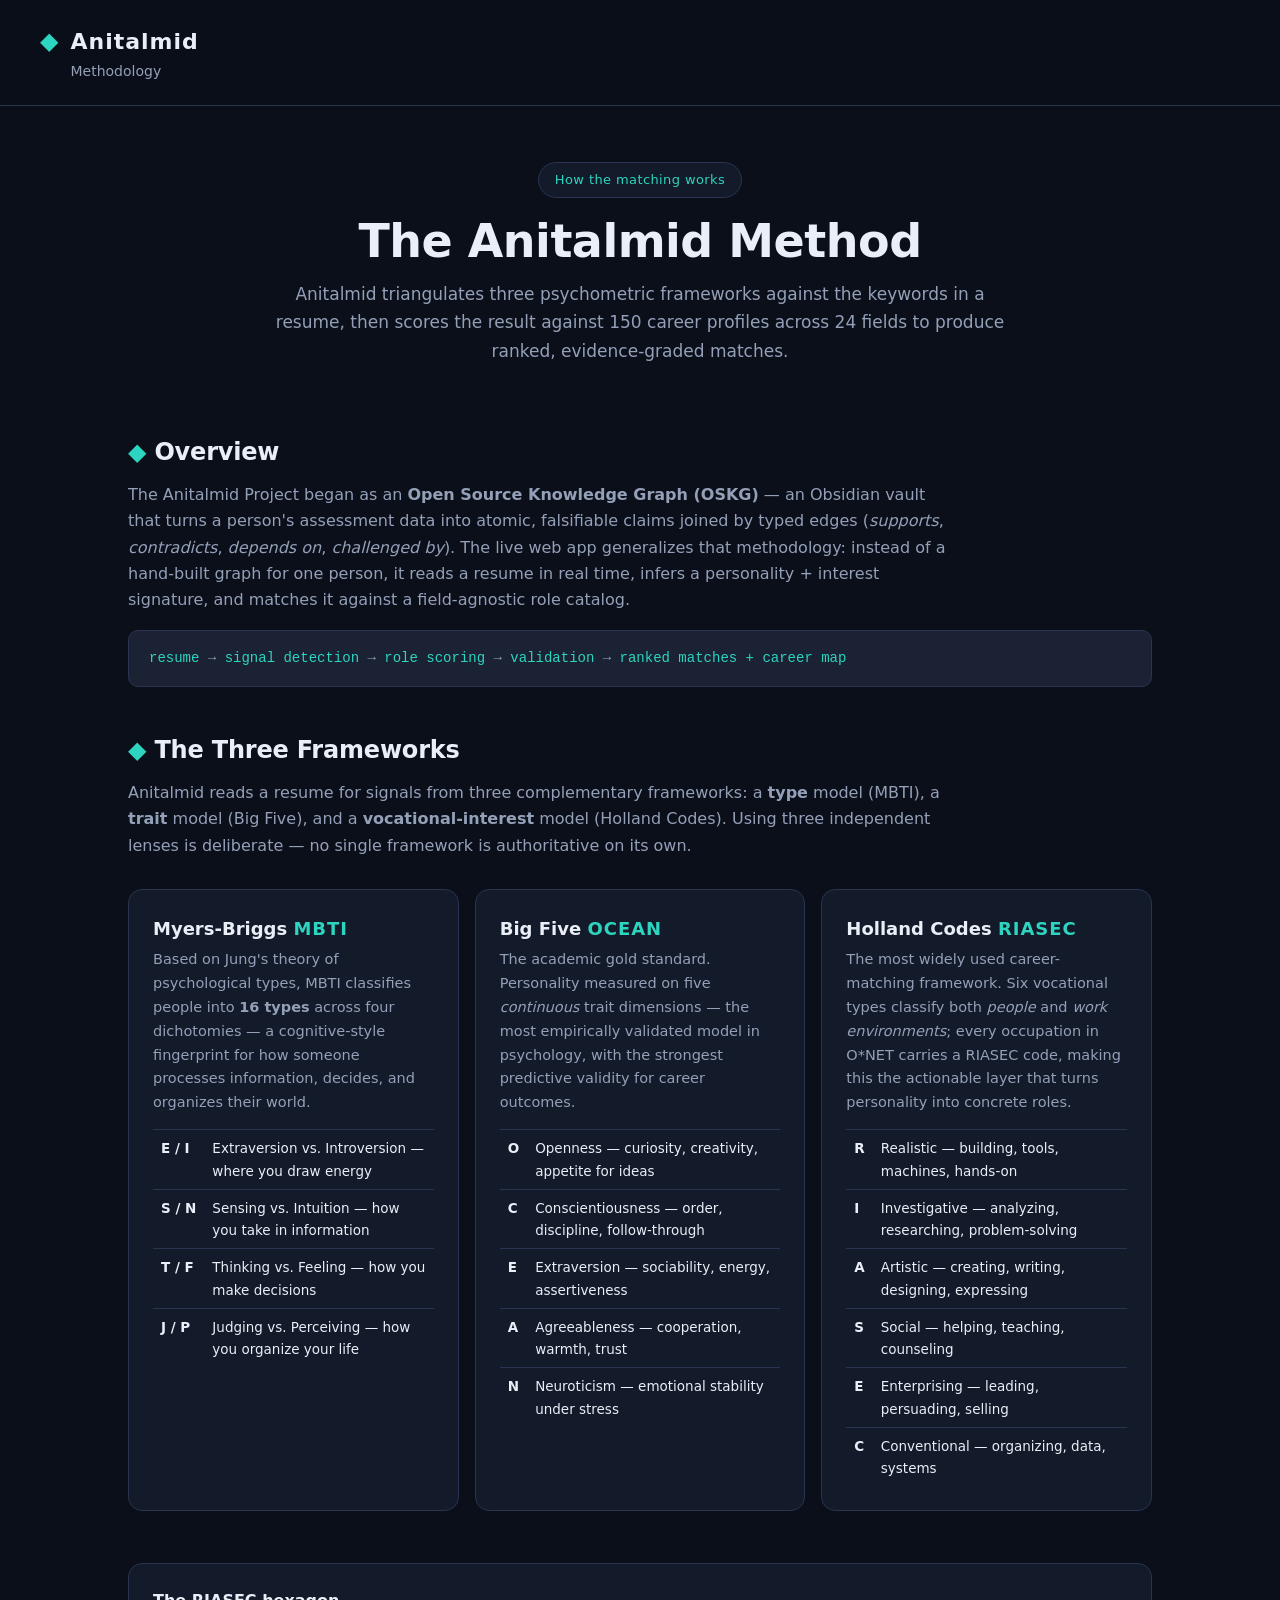
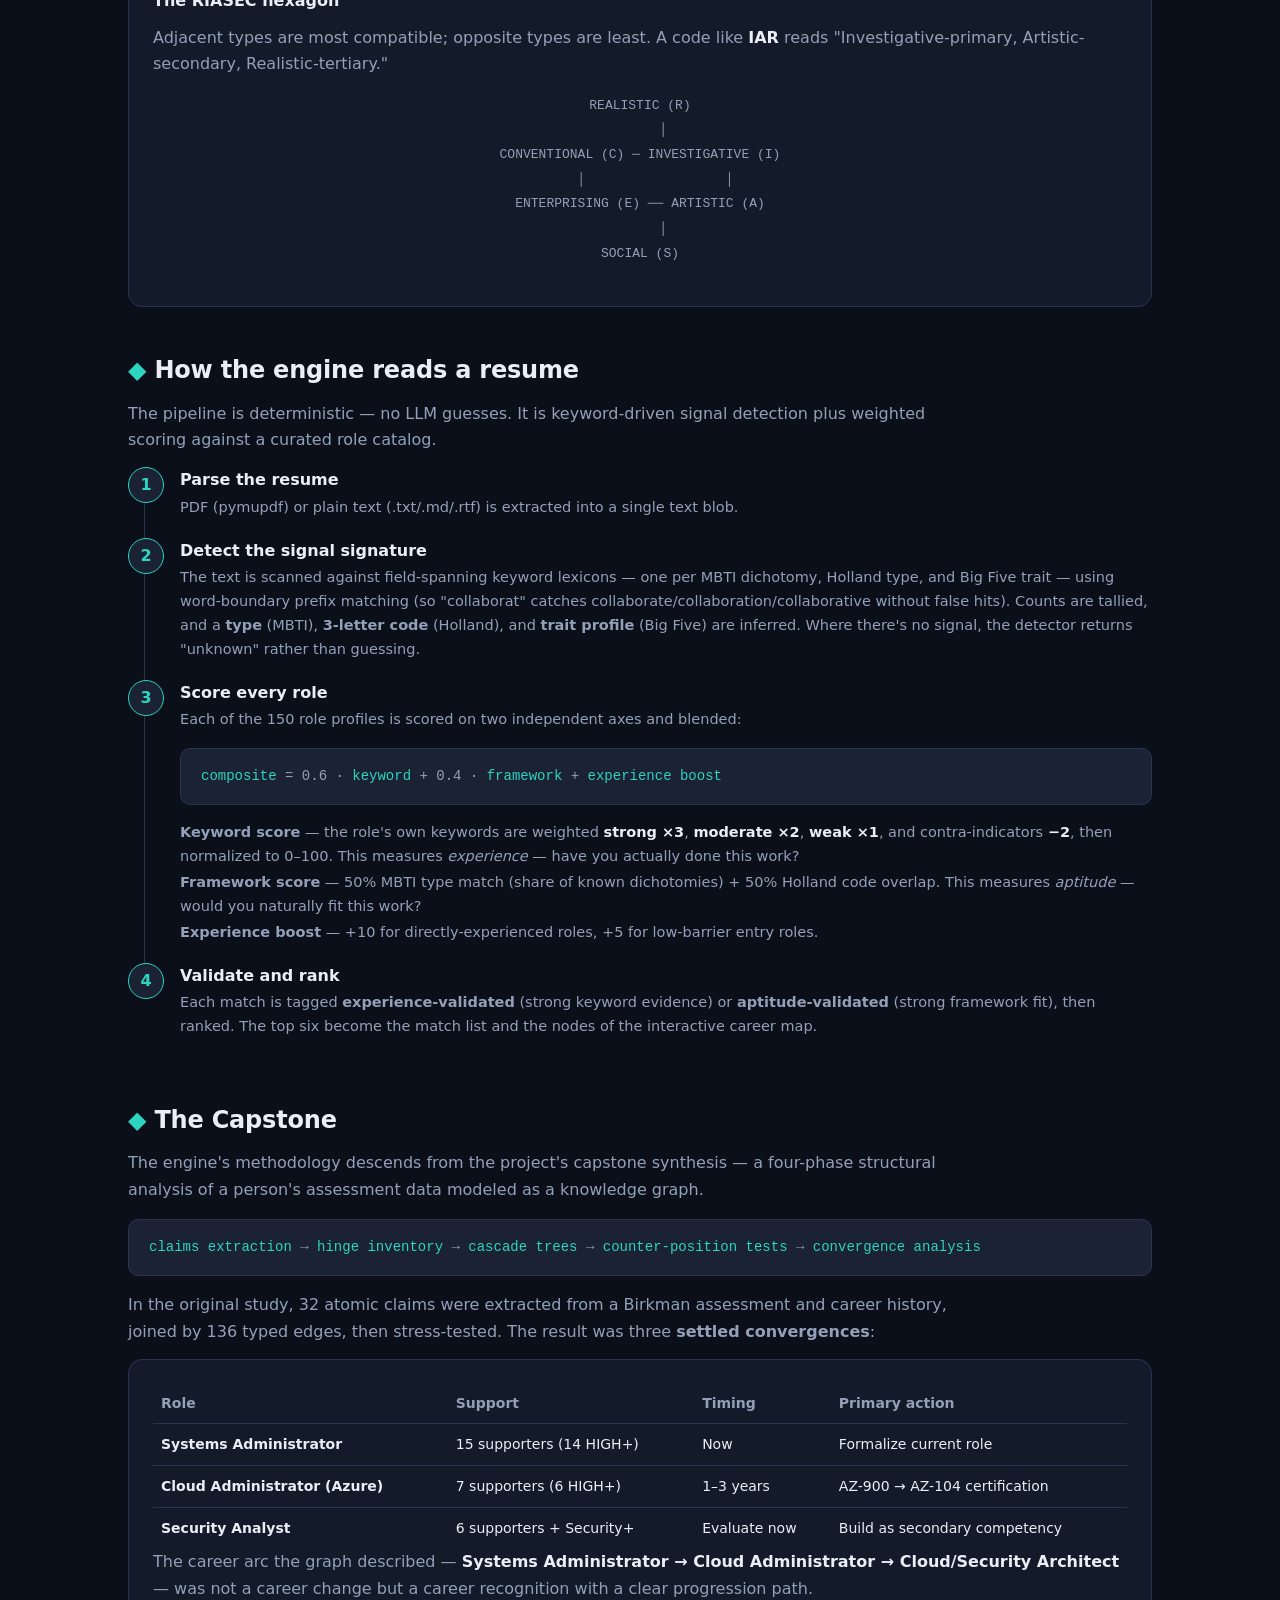
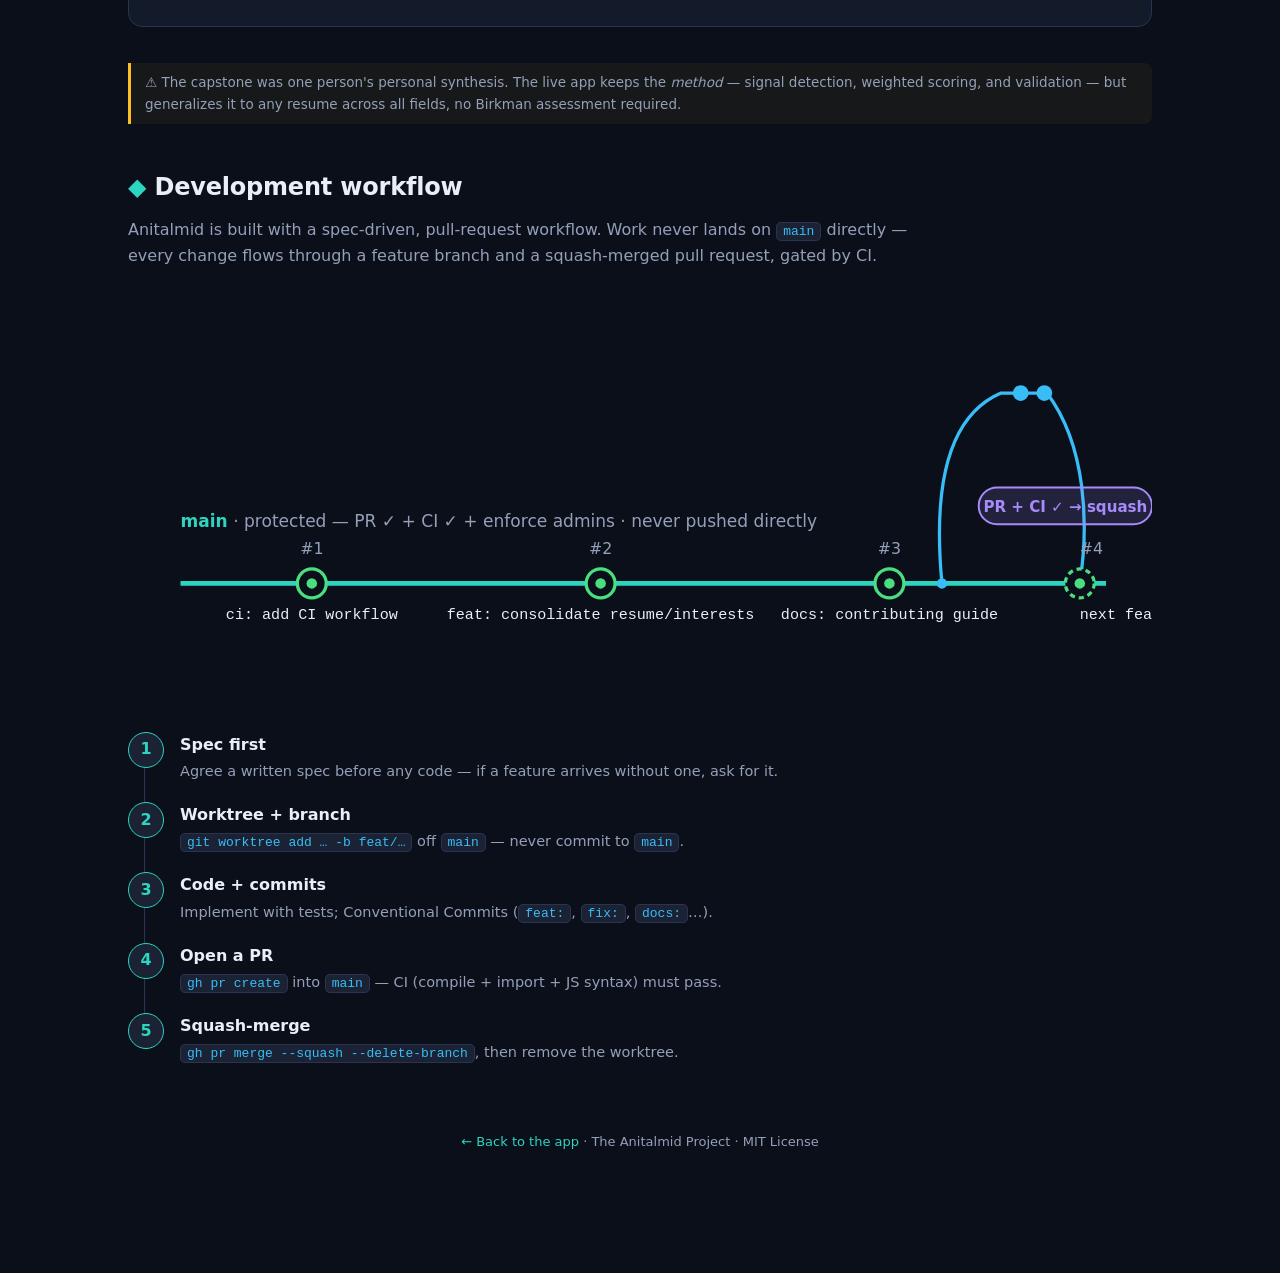
<file: webapp/frontend/methodology.html>
<!DOCTYPE html>
<html lang="en">
<head>
  <meta charset="UTF-8" />
  <meta name="viewport" content="width=device-width, initial-scale=1.0" />
  <title>Methodology — The Anitalmid Project</title>
  <link rel="icon" href="favicon.svg" type="image/svg+xml" />
  <link rel="icon" href="favicon-32.png" type="image/png" sizes="32x32" />
  <link rel="apple-touch-icon" href="apple-touch-icon.png" />
  <link rel="stylesheet" href="style.css?v=7" />
  <style>
    .mth-hero { padding: 56px 0 24px; text-align: center; }
    .mth-hero .kicker { display:inline-block; color:var(--primary); border:1px solid var(--border); background:var(--panel); border-radius:999px; padding:6px 16px; font-size:13px; letter-spacing:.4px; margin-bottom:18px; }
    .mth-hero h1 { font-size: clamp(30px, 5vw, 46px); line-height:1.1; letter-spacing:-0.5px; margin:0 auto 14px; }
    .mth-hero p { max-width: 760px; margin: 0 auto; color: var(--muted); font-size: 17px; }

    .mth-section { margin-top: 48px; }
    .mth-section > h2 { font-size: 24px; margin: 0 0 14px; letter-spacing: -0.2px; }
    .mth-section > h2 .bar { color: var(--primary); }
    .mth-section > p { color: var(--muted); max-width: 820px; }

    .card { background: var(--panel); border: 1px solid var(--border); border-radius: 14px; padding: 24px; margin-top: 16px; }
    .grid-3 { display: grid; grid-template-columns: repeat(3, 1fr); gap: 16px; }
    @media (max-width: 900px) { .grid-3 { grid-template-columns: 1fr; } }

    .fw-card h3 { margin: 0 0 4px; font-size: 18px; }
    .fw-card .code { color: var(--primary); font-weight: 700; letter-spacing: 1px; }
    .fw-card p { color: var(--muted); font-size: 14.5px; }
    .fw-card table { width: 100%; border-collapse: collapse; margin-top: 12px; font-size: 13.5px; }
    .fw-card td { padding: 7px 8px; border-top: 1px solid var(--border); vertical-align: top; }
    .fw-card td:first-child { font-weight: 700; white-space: nowrap; color: var(--text); }

    .hex { display: block; margin: 16px auto; text-align: center; font-family: ui-monospace, monospace; font-size: 13px; color: var(--muted); line-height: 1.9; }

    .steps { counter-reset: step; list-style: none; padding: 0; margin: 0; }
    .steps li { position: relative; padding: 0 0 18px 52px; }
    .steps li::before { counter-increment: step; content: counter(step); position: absolute; left: 0; top: 0; width: 34px; height: 34px; border-radius: 50%; background: var(--panel-2); border: 1px solid var(--primary); color: var(--primary); font-weight: 700; display: flex; align-items: center; justify-content: center; }
    .steps li:not(:last-child)::after { content: ""; position: absolute; left: 16px; top: 36px; bottom: 0; width: 1px; background: var(--border); }
    .steps b { color: var(--text); }
    .steps p { margin: 2px 0 0; color: var(--muted); font-size: 14.5px; }

    .formula { background: var(--panel-2); border: 1px solid var(--border); border-radius: 10px; padding: 16px 20px; font-family: ui-monospace, monospace; font-size: 14px; margin: 16px 0; overflow-x: auto; }
    .formula .c { color: var(--primary); }
    .formula .m { color: var(--muted); }

    .cap-table { width: 100%; border-collapse: collapse; font-size: 14px; }
    .cap-table th { text-align: left; color: var(--muted); font-weight: 600; padding: 8px; border-bottom: 1px solid var(--border); }
    .cap-table td { padding: 9px 8px; border-bottom: 1px solid var(--border); vertical-align: top; }
    .cap-table tr:last-child td { border-bottom: none; }

    .note { font-size: 13.5px; color: var(--muted); border-left: 3px solid var(--amber); padding: 8px 14px; margin: 16px 0; background: rgba(251,191,36,0.05); border-radius: 0 8px 8px 0; }

    .wf-svg { display: block; width: 100%; height: auto; margin-top: 18px; }

    .mth-footer { text-align: center; padding: 48px 0 24px; color: var(--muted); font-size: 13px; }
    .mth-footer a { color: var(--primary); text-decoration: none; }
  </style>
</head>
<body>
  <header>
    <a href="/" class="brand" style="text-decoration:none; color:inherit;">
      <span class="logo">◆</span>
      <div>
        <h1>Anitalmid</h1>
        <div class="tagline">Methodology</div>
      </div>
    </a>
  </header>

  <main>
    <section class="mth-hero">
      <span class="kicker">How the matching works</span>
      <h1>The Anitalmid Method</h1>
      <p>Anitalmid triangulates three psychometric frameworks against the keywords in a
      resume, then scores the result against 150 career profiles across 24 fields to produce
      ranked, evidence-graded matches.</p>
    </section>

    <!-- OVERVIEW -->
    <section class="mth-section" id="overview">
      <h2><span class="bar">◆</span> Overview</h2>
      <p>The Anitalmid Project began as an <strong>Open Source Knowledge Graph (OSKG)</strong> — an
      Obsidian vault that turns a person's assessment data into atomic, falsifiable claims joined by
      typed edges (<em>supports</em>, <em>contradicts</em>, <em>depends on</em>, <em>challenged by</em>).
      The live web app generalizes that methodology: instead of a hand-built graph for one person, it
      reads a resume in real time, infers a personality + interest signature, and matches it against a
      field-agnostic role catalog.</p>
      <div class="formula"><span class="c">resume</span> <span class="m">→</span> <span class="c">signal detection</span> <span class="m">→</span> <span class="c">role scoring</span> <span class="m">→</span> <span class="c">validation</span> <span class="m">→</span> <span class="c">ranked matches + career map</span></div>
    </section>

    <!-- FRAMEWORKS -->
    <section class="mth-section" id="frameworks">
      <h2><span class="bar">◆</span> The Three Frameworks</h2>
      <p>Anitalmid reads a resume for signals from three complementary frameworks: a <strong>type</strong>
      model (MBTI), a <strong>trait</strong> model (Big Five), and a <strong>vocational-interest</strong>
      model (Holland Codes). Using three independent lenses is deliberate — no single framework is
      authoritative on its own.</p>

      <div class="grid-3">
        <div class="card fw-card">
          <h3>Myers-Briggs <span class="code">MBTI</span></h3>
          <p>Based on Jung's theory of psychological types, MBTI classifies people into <strong>16 types</strong>
          across four dichotomies — a cognitive-style fingerprint for how someone processes information,
          decides, and organizes their world.</p>
          <table>
            <tr><td>E / I</td><td>Extraversion vs. Introversion — where you draw energy</td></tr>
            <tr><td>S / N</td><td>Sensing vs. Intuition — how you take in information</td></tr>
            <tr><td>T / F</td><td>Thinking vs. Feeling — how you make decisions</td></tr>
            <tr><td>J / P</td><td>Judging vs. Perceiving — how you organize your life</td></tr>
          </table>
        </div>

        <div class="card fw-card">
          <h3>Big Five <span class="code">OCEAN</span></h3>
          <p>The academic gold standard. Personality measured on five <em>continuous</em> trait dimensions —
          the most empirically validated model in psychology, with the strongest predictive validity for
          career outcomes.</p>
          <table>
            <tr><td>O</td><td>Openness — curiosity, creativity, appetite for ideas</td></tr>
            <tr><td>C</td><td>Conscientiousness — order, discipline, follow-through</td></tr>
            <tr><td>E</td><td>Extraversion — sociability, energy, assertiveness</td></tr>
            <tr><td>A</td><td>Agreeableness — cooperation, warmth, trust</td></tr>
            <tr><td>N</td><td>Neuroticism — emotional stability under stress</td></tr>
          </table>
        </div>

        <div class="card fw-card">
          <h3>Holland Codes <span class="code">RIASEC</span></h3>
          <p>The most widely used career-matching framework. Six vocational types classify both <em>people</em>
          and <em>work environments</em>; every occupation in O*NET carries a RIASEC code, making this the
          actionable layer that turns personality into concrete roles.</p>
          <table>
            <tr><td>R</td><td>Realistic — building, tools, machines, hands-on</td></tr>
            <tr><td>I</td><td>Investigative — analyzing, researching, problem-solving</td></tr>
            <tr><td>A</td><td>Artistic — creating, writing, designing, expressing</td></tr>
            <tr><td>S</td><td>Social — helping, teaching, counseling</td></tr>
            <tr><td>E</td><td>Enterprising — leading, persuading, selling</td></tr>
            <tr><td>C</td><td>Conventional — organizing, data, systems</td></tr>
          </table>
        </div>
      </div>

      <div class="card">
        <h3 style="margin-top:0;">The RIASEC hexagon</h3>
        <p style="color:var(--muted);">Adjacent types are most compatible; opposite types are least. A code like
        <strong style="color:var(--text);">IAR</strong> reads "Investigative-primary, Artistic-secondary, Realistic-tertiary."</p>
        <span class="hex">REALISTIC (R)<br>&nbsp;&nbsp;&nbsp;&nbsp;&nbsp;&nbsp;│<br>CONVENTIONAL (C) ─ INVESTIGATIVE (I)<br>&nbsp;&nbsp;&nbsp;&nbsp;│&nbsp;&nbsp;&nbsp;&nbsp;&nbsp;&nbsp;&nbsp;&nbsp;&nbsp;&nbsp;&nbsp;&nbsp;&nbsp;&nbsp;&nbsp;&nbsp;&nbsp;&nbsp;│<br>ENTERPRISING (E) ── ARTISTIC (A)<br>&nbsp;&nbsp;&nbsp;&nbsp;&nbsp;&nbsp;│<br>SOCIAL (S)</span>
      </div>
    </section>

    <!-- ENGINE -->
    <section class="mth-section" id="engine">
      <h2><span class="bar">◆</span> How the engine reads a resume</h2>
      <p>The pipeline is deterministic — no LLM guesses. It is keyword-driven signal detection plus
      weighted scoring against a curated role catalog.</p>

      <ol class="steps">
        <li>
          <b>Parse the resume</b>
          <p>PDF (pymupdf) or plain text (.txt/.md/.rtf) is extracted into a single text blob.</p>
        </li>
        <li>
          <b>Detect the signal signature</b>
          <p>The text is scanned against field-spanning keyword lexicons — one per MBTI dichotomy, Holland
          type, and Big Five trait — using word-boundary prefix matching (so "collaborat" catches
          collaborate/collaboration/collaborative without false hits). Counts are tallied, and a
          <strong>type</strong> (MBTI), <strong>3-letter code</strong> (Holland), and <strong>trait profile</strong>
          (Big Five) are inferred. Where there's no signal, the detector returns "unknown" rather than guessing.</p>
        </li>
        <li>
          <b>Score every role</b>
          <p>Each of the 150 role profiles is scored on two independent axes and blended:</p>
          <div class="formula"><span class="c">composite</span> <span class="m">= 0.6 ·</span> <span class="c">keyword</span> <span class="m">+ 0.4 ·</span> <span class="c">framework</span> <span class="m">+</span> <span class="c"> experience boost</span></div>
          <p><strong>Keyword score</strong> — the role's own keywords are weighted <b>strong ×3</b>, <b>moderate ×2</b>,
          <b>weak ×1</b>, and contra-indicators <b>−2</b>, then normalized to 0–100. This measures <em>experience</em> —
          have you actually done this work?</p>
          <p><strong>Framework score</strong> — 50% MBTI type match (share of known dichotomies) + 50% Holland code
          overlap. This measures <em>aptitude</em> — would you naturally fit this work?</p>
          <p><strong>Experience boost</strong> — +10 for directly-experienced roles, +5 for low-barrier entry roles.</p>
        </li>
        <li>
          <b>Validate and rank</b>
          <p>Each match is tagged <strong>experience-validated</strong> (strong keyword evidence) or
          <strong>aptitude-validated</strong> (strong framework fit), then ranked. The top six become the match list
          and the nodes of the interactive career map.</p>
        </li>
      </ol>
    </section>

    <!-- CAPSTONE -->
    <section class="mth-section" id="capstone">
      <h2><span class="bar">◆</span> The Capstone</h2>
      <p>The engine's methodology descends from the project's capstone synthesis — a four-phase structural
      analysis of a person's assessment data modeled as a knowledge graph.</p>
      <div class="formula"><span class="c">claims extraction</span> <span class="m">→</span> <span class="c">hinge inventory</span> <span class="m">→</span> <span class="c">cascade trees</span> <span class="m">→</span> <span class="c">counter-position tests</span> <span class="m">→</span> <span class="c">convergence analysis</span></div>
      <p>In the original study, 32 atomic claims were extracted from a Birkman assessment and career history,
      joined by 136 typed edges, then stress-tested. The result was three <strong>settled convergences</strong>:</p>
      <div class="card" style="margin-top:12px;">
        <table class="cap-table">
          <tr><th>Role</th><th>Support</th><th>Timing</th><th>Primary action</th></tr>
          <tr><td><strong>Systems Administrator</strong></td><td>15 supporters (14 HIGH+)</td><td>Now</td><td>Formalize current role</td></tr>
          <tr><td><strong>Cloud Administrator (Azure)</strong></td><td>7 supporters (6 HIGH+)</td><td>1–3 years</td><td>AZ-900 → AZ-104 certification</td></tr>
          <tr><td><strong>Security Analyst</strong></td><td>6 supporters + Security+</td><td>Evaluate now</td><td>Build as secondary competency</td></tr>
        </table>
        <p style="color:var(--muted); margin-bottom:0;">The career arc the graph described — <strong style="color:var(--text);">Systems Administrator → Cloud Administrator → Cloud/Security Architect</strong> — was not a career change but a career recognition with a clear progression path.</p>
      </div>
      <div class="note">⚠️ The capstone was one person's personal synthesis. The live app keeps the <em>method</em> — signal detection, weighted scoring, and validation — but generalizes it to any resume across all fields, no Birkman assessment required.</div>
    </section>

    <!-- DEVELOPMENT WORKFLOW -->
    <section class="mth-section" id="workflow">
      <h2><span class="bar">◆</span> Development workflow</h2>
      <p>Anitalmid is built with a spec-driven, pull-request workflow. Work never lands on
      <code>main</code> directly — every change flows through a feature branch and a
      squash-merged pull request, gated by CI.</p>

      <svg class="wf-svg" viewBox="0 0 780 320" xmlns="http://www.w3.org/2000/svg" role="img" aria-label="GitHub workflow tree">
        <line x1="40" y1="225" x2="745" y2="225" stroke="#2dd4bf" stroke-width="3.5"/>
        <text x="40" y="182" fill="#93a0b8" font-size="13" font-family="system-ui, sans-serif">
          <tspan fill="#2dd4bf" font-weight="700">main</tspan> · protected — PR ✓ + CI ✓ + enforce admins · never pushed directly
        </text>

        <g font-family="system-ui, sans-serif" text-anchor="middle">
          <circle cx="140" cy="225" r="11" fill="#0b0f1a" stroke="#4ade80" stroke-width="2.5"/>
          <circle cx="140" cy="225" r="4" fill="#4ade80"/>
          <text x="140" y="203" fill="#93a0b8" font-size="12">#1</text>
          <text x="140" y="252" fill="#e9eef7" font-family="ui-monospace, monospace" font-size="11.5">ci: add CI workflow</text>

          <circle cx="360" cy="225" r="11" fill="#0b0f1a" stroke="#4ade80" stroke-width="2.5"/>
          <circle cx="360" cy="225" r="4" fill="#4ade80"/>
          <text x="360" y="203" fill="#93a0b8" font-size="12">#2</text>
          <text x="360" y="252" fill="#e9eef7" font-family="ui-monospace, monospace" font-size="11.5">feat: consolidate resume/interests</text>

          <circle cx="580" cy="225" r="11" fill="#0b0f1a" stroke="#4ade80" stroke-width="2.5"/>
          <circle cx="580" cy="225" r="4" fill="#4ade80"/>
          <text x="580" y="203" fill="#93a0b8" font-size="12">#3</text>
          <text x="580" y="252" fill="#e9eef7" font-family="ui-monospace, monospace" font-size="11.5">docs: contributing guide</text>
        </g>

        <path d="M 620 225 C 612 140, 630 95, 665 80 L 700 80 C 730 120, 732 180, 725 225"
              fill="none" stroke="#38bdf8" stroke-width="2.5"/>
        <circle cx="620" cy="225" r="4" fill="#38bdf8"/>
        <circle cx="680" cy="80" r="6" fill="#38bdf8"/>
        <circle cx="698" cy="80" r="6" fill="#38bdf8"/>

        <rect x="648" y="152" width="132" height="28" rx="14" fill="rgba(167,139,250,0.15)" stroke="#a78bfa" stroke-width="1.5"/>
        <text x="714" y="171" fill="#a78bfa" font-size="11.5" font-weight="700" text-anchor="middle" font-family="system-ui, sans-serif">PR + CI ✓ → squash</text>

        <circle cx="725" cy="225" r="11" fill="#0b0f1a" stroke="#4ade80" stroke-width="2.5" stroke-dasharray="4 3"/>
        <circle cx="725" cy="225" r="4" fill="#4ade80"/>
        <text x="725" y="203" fill="#93a0b8" font-family="system-ui, sans-serif" font-size="12">#4</text>
        <text x="725" y="252" fill="#e9eef7" font-family="ui-monospace, monospace" font-size="11.5">next feature</text>
      </svg>

      <ol class="steps" style="margin-top:24px;">
        <li><b>Spec first</b><p>Agree a written spec before any code — if a feature arrives without one, ask for it.</p></li>
        <li><b>Worktree + branch</b><p><code>git worktree add … -b feat/…</code> off <code>main</code> — never commit to <code>main</code>.</p></li>
        <li><b>Code + commits</b><p>Implement with tests; Conventional Commits (<code>feat:</code>, <code>fix:</code>, <code>docs:</code>…).</p></li>
        <li><b>Open a PR</b><p><code>gh pr create</code> into <code>main</code> — CI (compile + import + JS syntax) must pass.</p></li>
        <li><b>Squash-merge</b><p><code>gh pr merge --squash --delete-branch</code>, then remove the worktree.</p></li>
      </ol>
    </section>

    <div class="mth-footer">
      <a href="/">← Back to the app</a> · The Anitalmid Project · MIT License
    </div>
  </main>


</body>
</html>
</file>
<file: webapp/frontend/style.css>
:root {
  --bg: #0b0f1a;
  --panel: #131a29;
  --panel-2: #1a2234;
  --border: #2a3450;
  --text: #e9eef7;
  --muted: #93a0b8;
  --primary: #2dd4bf;   /* teal */
  --primary-2: #38bdf8; /* sky */
  --blue: #38bdf8;
  --green: #4ade80;
  --purple: #a78bfa;
  --amber: #fbbf24;
  --red: #f87171;
}

* { box-sizing: border-box; }

html { scroll-behavior: smooth; }

body {
  margin: 0;
  font-family: system-ui, -apple-system, "Segoe UI", Roboto, sans-serif;
  background: var(--bg);
  color: var(--text);
  line-height: 1.65;
  font-size: 16px;
}

header {
  padding: 22px 40px;
  border-bottom: 1px solid var(--border);
  background: rgba(11, 15, 26, 0.85);
  backdrop-filter: blur(8px);
  position: sticky;
  top: 0;
  z-index: 10;
  display: flex;
  align-items: center;
  justify-content: space-between;
  gap: 16px;
}
.brand { display: flex; align-items: baseline; gap: 12px; cursor: pointer; }
.logo { color: var(--primary); font-size: 24px; }
h1 { margin: 0; font-size: 22px; letter-spacing: 1px; }
.tagline { color: var(--muted); font-size: 14px; }

/* GitHub link + live star count (top-right) */
.gh-link {
  display: inline-flex; align-items: center; gap: 7px; flex-shrink: 0;
  color: var(--muted); text-decoration: none; font-size: 14px; font-weight: 600;
  border: 1px solid var(--border); border-radius: 999px; padding: 7px 14px;
  transition: color .15s, border-color .15s, background .15s;
}
.gh-link:hover { color: var(--text); border-color: var(--primary); background: var(--panel); }
.gh-link svg { color: var(--text); }
.gh-star { color: var(--amber); }
.gh-count { color: var(--text); font-variant-numeric: tabular-nums; }

/* Header actions (GitHub pill + info button) */
.header-actions { display: flex; align-items: center; gap: 10px; flex-shrink: 0; }
.info-btn {
  display: inline-flex; align-items: center; justify-content: center; flex-shrink: 0;
  width: 34px; height: 34px; border-radius: 50%;
  color: var(--muted); background: transparent; border: 1px solid var(--border);
  cursor: pointer; transition: color .15s, border-color .15s, background .15s;
}
.info-btn:hover { color: var(--text); border-color: var(--primary); background: var(--panel); }
.info-btn svg { display: block; }

main { max-width: 1080px; margin: 0 auto; padding: 0 28px 96px; }

/* ---------- Landing ---------- */
#landing { }
.landing-hero {
  text-align: center;
  padding: 96px 24px 64px;
  position: relative;
}
.landing-hero::before {
  content: "";
  position: absolute;
  inset: 0;
  background:
    radial-gradient(600px 320px at 50% 0%, rgba(45, 212, 191, 0.18), transparent 70%),
    radial-gradient(500px 300px at 80% 20%, rgba(56, 189, 248, 0.14), transparent 70%);
  pointer-events: none;
}
.landing-hero .kicker {
  display: inline-block;
  color: var(--primary);
  border: 1px solid var(--border);
  background: var(--panel);
  border-radius: 999px;
  padding: 6px 16px;
  font-size: 13px;
  letter-spacing: .4px;
  margin-bottom: 24px;
}
.landing-hero h2 {
  font-size: clamp(34px, 6vw, 56px);
  line-height: 1.08;
  margin: 0 auto 20px;
  max-width: 720px;
  letter-spacing: -0.5px;
}
.landing-hero h2 em {
  font-style: normal;
  background: linear-gradient(90deg, var(--primary), var(--primary-2));
  -webkit-background-clip: text;
  background-clip: text;
  color: transparent;
}
.landing-hero .sub {
  font-size: 18px;
  line-height: 1.6;
  color: var(--muted);
  max-width: 640px;
  margin: 0 auto 36px;
}
.landing-cta { display: flex; gap: 16px; justify-content: center; flex-wrap: wrap; }
.primary {
  background: linear-gradient(135deg, var(--primary), var(--primary-2));
  color: #061018;
  border: none;
  border-radius: 10px;
  padding: 15px 34px;
  font-weight: 700;
  font-size: 17px;
  cursor: pointer;
  box-shadow: 0 8px 28px rgba(45, 212, 191, 0.28);
  transition: transform .12s, box-shadow .12s;
}
.primary:hover { transform: translateY(-1px); box-shadow: 0 12px 34px rgba(45, 212, 191, 0.36); }
.primary:disabled { opacity: .5; cursor: not-allowed; }
.ghost {
  background: transparent;
  color: var(--text);
  border: 1px solid var(--border);
  border-radius: 10px;
  padding: 15px 30px;
  font-weight: 600;
  font-size: 17px;
  cursor: pointer;
  transition: border-color .12s, background .12s;
}
.ghost:hover { border-color: var(--primary); background: var(--panel); }

.feature-grid { display: grid; grid-template-columns: repeat(auto-fit, minmax(250px, 1fr)); gap: 20px; margin: 40px 0 20px; }
.feature-point { background: var(--panel); border: 1px solid var(--border); border-radius: 14px; padding: 24px; }
.feature-point b { display: block; color: var(--primary); margin-bottom: 10px; font-size: 16px; }
.feature-point span { color: var(--muted); font-size: 14.5px; line-height: 1.6; }

/* ---------- Cards / app ---------- */
.card {
  background: var(--panel);
  border: 1px solid var(--border);
  border-radius: 14px;
  padding: 30px;
  margin-bottom: 36px;
}
h2 { margin: 0 0 16px; font-size: 21px; line-height: 1.3; }
h3 { margin: 0 0 10px; font-size: 16px; }
.muted { color: var(--muted); }
.small { font-size: 13px; }
p { margin: 0 0 14px; }

.dropzone {
  border: 2px dashed var(--border);
  border-radius: 12px;
  padding: 36px;
  text-align: center;
  margin: 26px 0;
  cursor: pointer;
  transition: border-color .15s, background .15s;
}
.dropzone.dragover { border-color: var(--primary); background: rgba(45, 212, 191, 0.06); }
.dz-icon { font-size: 30px; color: var(--primary); }
.link { background: none; border: none; color: var(--primary); cursor: pointer; text-decoration: underline; padding: 0; font-size: inherit; }

.fields { display: grid; gap: 20px; }
.fields label { display: grid; gap: 7px; font-size: 14px; color: var(--muted); }
textarea, input[type="text"], input[type="email"], input[type="password"], select {
  background: var(--panel-2);
  border: 1px solid var(--border);
  border-radius: 9px;
  color: var(--text);
  padding: 12px 14px;
  font: inherit;
  line-height: 1.5;
  resize: vertical;
}

.actions { display: flex; align-items: center; gap: 16px; margin-top: 26px; }

/* Results "start again" bar */
.results-bar { display: flex; justify-content: flex-end; margin-bottom: 14px; }

/* Wizard sections (merged resume + interests) */
.wizard-section { padding: 4px 0 2px; }
.wizard-section + .wizard-section { border-top: 1px solid var(--border); margin-top: 24px; padding-top: 24px; }
.section-h { margin: 0 0 16px; font-size: 15px; font-weight: 700; color: var(--primary); letter-spacing: .3px; }
.wizard-section .dropzone { margin-top: 2px; }

/* Holland interest dropdowns */
.holland-row { display: flex; gap: 8px; }
.holland-row select { flex: 1; }
.holland-row select:first-child { flex: 1.4; }

/* Job posting alignment */
.job-section { margin-top: 26px; padding-top: 22px; border-top: 1px solid var(--border); }
.job-section label { display: grid; gap: 7px; font-size: 14px; color: var(--muted); }
.job-row { display: flex; gap: 10px; }
.job-row input { flex: 1; }
.job-row button { white-space: nowrap; }
.job-score {
  text-align: center; padding: 20px; border: 1px solid var(--border);
  border-radius: 12px; background: var(--panel-2); margin-bottom: 22px;
}
.job-score-num { font-size: 40px; font-weight: 800; line-height: 1; }
.job-score-label { font-size: 12px; color: var(--muted); letter-spacing: .5px; text-transform: uppercase; margin-top: 6px; }
.job-score.good .job-score-num { color: var(--green); }
.job-score.mid .job-score-num { color: var(--amber); }
.job-score.bad .job-score-num { color: var(--red); }
.good { color: var(--green); }
.bad { color: var(--red); }
.extra { color: var(--purple); }

/* Results */
.hidden { display: none !important; }
.signals { display: flex; flex-wrap: wrap; gap: 14px; }
.chip { background: var(--panel-2); border: 1px solid var(--border); border-radius: 9px; padding: 14px 18px; }
.chip b { display: block; font-size: 12px; color: var(--muted); font-weight: 600; letter-spacing: .5px; margin-bottom: 3px; }

.two-col { display: grid; grid-template-columns: 1fr 1fr; gap: 32px; align-items: start; }
@media (max-width: 820px) { .two-col { grid-template-columns: 1fr; } }

.match { border: 1px solid var(--border); border-radius: 12px; padding: 18px 20px; margin-bottom: 16px; background: var(--panel-2); }
.match .top { display: flex; justify-content: space-between; align-items: center; gap: 12px; }
.match .rank { color: var(--primary); font-weight: 800; margin-right: 10px; }
.match .title { font-weight: 700; }
.match .score { font-weight: 800; color: var(--blue); }
.badge { font-size: 12px; padding: 3px 10px; border-radius: 20px; font-weight: 600; }
.badge.experience-validated { background: #0f2f22; color: var(--green); }
.badge.aptitude-validated { background: #241d3d; color: var(--purple); }
.badge.weak { background: #33201f; color: var(--red); }
.badge.salary-fit { background: #0f2f22; color: var(--green); }
.badge.salary-miss { background: #232833; color: var(--muted); }
.match .meta { font-size: 13px; color: var(--muted); margin-top: 10px; line-height: 1.5; }
.match .desc { font-size: 14px; margin-top: 10px; color: #cdd4e0; line-height: 1.6; }

#map { height: 520px; border-radius: 12px; background: var(--panel-2); border: 1px solid var(--border); }

/* Auth */
.auth-row { display: flex; flex-wrap: wrap; gap: 12px; align-items: center; }
.auth-row input { flex: 1 1 170px; min-width: 140px; }
.auth-row button { white-space: nowrap; }
#registerBtn, #logoutBtn {
  background: var(--panel-2);
  border: 1px solid var(--border);
  color: var(--text);
  border-radius: 9px;
  padding: 12px 16px;
  cursor: pointer;
  font-weight: 600;
}
#registerBtn:hover, #logoutBtn:hover { border-color: var(--primary); }

/* Node details panel */
.node-details { margin-top: 18px; background: var(--panel-2); border: 1px solid var(--border); border-radius: 12px; padding: 18px; font-size: 14px; }
.nd-head { display: flex; align-items: center; gap: 10px; margin-bottom: 14px; flex-wrap: wrap; }
.nd-type { font-size: 11px; text-transform: uppercase; letter-spacing: 0.6px; color: var(--primary); background: rgba(45, 212, 191, 0.1); padding: 4px 8px; border-radius: 5px; }
.nd-kv { list-style: none; margin: 0 0 12px; padding: 0; }
.nd-kv li { display: flex; gap: 14px; padding: 6px 0; border-bottom: 1px solid var(--border); }
.nd-kv li:last-child { border-bottom: none; }
.nd-kv .k { color: var(--muted); min-width: 100px; }
.nd-conns { margin-top: 14px; }
.nd-conns ul { list-style: none; padding: 0; margin: 6px 0 0; }
.nd-conns li { color: var(--muted); padding: 3px 0; }
.node-details a { color: var(--blue); }
.node-details p { margin: 6px 0; line-height: 1.6; }

/* Frameworks explainers */
#frameworks details { border-top: 1px solid var(--border); padding: 16px 0; }
#frameworks details:first-of-type { border-top: none; }
#frameworks summary { cursor: pointer; font-weight: 600; color: var(--primary); font-size: 16px; }
#frameworks details p { margin: 10px 0 0; color: var(--muted); line-height: 1.7; }

/* Match distribution pie chart */
.pie-wrap { position: relative; height: 340px; max-width: 520px; margin: 0 auto; }
.pie-legend { display: flex; flex-wrap: wrap; gap: 8px 18px; justify-content: center; margin-top: 14px; }
.pie-legend .pie-item { display: inline-flex; align-items: center; gap: 7px; font-size: 13px; color: var(--muted); }
.pie-legend .pie-item i { width: 11px; height: 11px; border-radius: 3px; display: inline-block; }
.pie-legend .pie-item b { color: var(--text); }

/* Results breakdown overlay */
.results-btn { align-self: center; background: var(--primary); color: #06211d; border: none; border-radius: 9px; padding: 14px 20px; font-size: 14px; font-weight: 700; cursor: pointer; letter-spacing: .3px; }
.results-btn:hover { filter: brightness(1.08); }
.email-btn { background: var(--blue); color: #061018; }
.export-btn { background: var(--green); color: #06211d; }
.job-btn { background: var(--purple); color: #171030; }

.overlay { position: fixed; inset: 0; background: rgba(4, 7, 14, 0.78); backdrop-filter: blur(5px); z-index: 100; display: flex; align-items: flex-start; justify-content: center; overflow-y: auto; padding: 32px 20px; }
.overlay.hidden { display: none; }
.overlay-panel { background: var(--bg); border: 1px solid var(--border); border-radius: 16px; max-width: 880px; width: 100%; padding: 28px 30px; }
.overlay-head { display: flex; justify-content: space-between; align-items: flex-start; gap: 16px; margin-bottom: 6px; }
.overlay-head h2 { margin: 0; }
.overlay-kicker { display: inline-block; color: var(--primary); border: 1px solid var(--border); background: var(--panel); border-radius: 999px; padding: 4px 13px; font-size: 12px; letter-spacing: .4px; margin-bottom: 8px; }

.rs-section { padding: 26px 0 6px; border-top: 1px solid var(--border); }
.rs-section:first-child { border-top: none; padding-top: 10px; }
.rs-h { margin: 0 0 12px; font-size: 20px; letter-spacing: -0.2px; }
.rs-big { color: var(--primary); font-weight: 700; letter-spacing: 1px; }
.rs-tag { color: var(--muted); font-weight: 500; font-size: 14px; }
.rs-desc { color: var(--text); margin: 4px 0 8px; line-height: 1.7; }
.rs-desc.muted { color: var(--muted); }
.rs-careers { color: var(--muted); font-size: 14px; margin: 8px 0 0; }
.rs-grid { display: grid; grid-template-columns: 1fr 1fr; gap: 14px; margin-top: 8px; }
@media (max-width: 720px) { .rs-grid { grid-template-columns: 1fr; } }
.rs-item { display: flex; gap: 13px; background: var(--panel); border: 1px solid var(--border); border-radius: 11px; padding: 15px; }
.rs-letter { flex: 0 0 auto; width: 30px; height: 30px; border-radius: 8px; background: var(--panel-2); border: 1px solid var(--primary); color: var(--primary); font-weight: 700; display: flex; align-items: center; justify-content: center; font-size: 14px; }
.rs-item p { margin: 6px 0 0; color: var(--muted); font-size: 14px; line-height: 1.6; }
.rs-name { color: var(--text); font-weight: 600; }
.rs-name em { color: var(--muted); font-style: normal; font-weight: 400; }
.rs-level { font-size: 11px; font-weight: 700; padding: 2px 9px; border-radius: 999px; margin-left: 5px; }
.rs-level.high { background: rgba(74, 222, 128, 0.15); color: var(--green); }
.rs-level.medium { background: rgba(251, 191, 36, 0.15); color: var(--amber); }
.rs-level.low { background: rgba(56, 189, 248, 0.15); color: var(--blue); }

/* ---------- Clickable matches & role detail modal ---------- */
.clickable { cursor: pointer; }
.match.clickable { transition: border-color .15s ease, transform .15s ease, box-shadow .15s ease; }
.match.clickable:hover { border-color: var(--primary); transform: translateY(-1px); box-shadow: 0 6px 22px rgba(0, 0, 0, 0.25); }
.match-cta { margin-top: 12px; font-size: 13px; font-weight: 600; color: var(--primary); }
.match.salary-fit { border-color: var(--green); box-shadow: 0 0 0 1px rgba(74,222,128,0.25); }
.match.salary-miss { opacity: 0.55; }
.salary-toggle { display: inline-flex; align-items: center; gap: 8px; font-size: 13px; color: var(--muted); margin: 2px 0 12px; cursor: pointer; }
.salary-toggle input { accent-color: var(--green); }
.pie-item.clickable { cursor: pointer; transition: color .15s ease; }
.pie-item.clickable:hover { color: var(--primary); }

.role-panel { max-width: 640px; }
.role-badges { display: flex; flex-wrap: wrap; gap: 8px; margin-bottom: 14px; }
.badge.score-badge { background: var(--panel); border: 1px solid var(--border); color: var(--text); }
.role-desc { font-size: 16px; color: var(--text); line-height: 1.7; margin: 4px 0 16px; }
.role-skills { margin: 16px 0; }
.role-skills b { display: block; font-size: 12px; color: var(--muted); text-transform: uppercase; letter-spacing: .5px; margin-bottom: 10px; }
.role-skills > div { display: flex; flex-wrap: wrap; gap: 8px; }
.skill-tag { background: var(--panel); border: 1px solid var(--border); color: #cdd4e0; border-radius: 999px; padding: 5px 13px; font-size: 13px; }
.role-scoring { font-size: 13px; margin: 14px 0 18px; }
.indeed-btn {
  display: inline-flex; align-items: center; gap: 8px;
  background: var(--primary); color: #061018; font-weight: 700;
  padding: 12px 20px; border-radius: 9px; text-decoration: none;
  font-size: 15px; transition: filter .15s ease, transform .15s ease;
  border: none; cursor: pointer; font-family: inherit;
}
.indeed-btn:hover { filter: brightness(1.08); transform: translateY(-1px); }
.indeed-btn:active { transform: translateY(0); }
.node-details .indeed-btn { padding: 8px 14px; font-size: 13px; margin-top: 10px; }
.role-location { margin: 18px 0 14px; }
.role-location label { display: block; font-size: 12px; color: var(--muted); text-transform: uppercase; letter-spacing: .5px; margin-bottom: 8px; }
.role-location input {
  width: 100%; background: var(--panel); border: 1px solid var(--border);
  color: var(--text); border-radius: 9px; padding: 11px 14px; font-size: 15px;
}
.role-location input:focus { outline: none; border-color: var(--primary); }

/* ---------- How-it-works info modal ---------- */
.info-panel { max-width: 760px; }
.info-lead { font-size: 16px; color: var(--text); line-height: 1.7; margin: 4px 0 0; }
.info-lead b { color: var(--primary); }
.info-section { padding: 22px 0 6px; border-top: 1px solid var(--border); }
.info-section:first-of-type { border-top: none; padding-top: 8px; }
.info-h { margin: 0 0 14px; font-size: 18px; color: var(--primary); letter-spacing: -0.1px; }
.info-step { margin-bottom: 18px; }
.info-step > b { color: var(--text); }
.info-step > b .muted { font-weight: 400; }
.info-step p { margin: 6px 0; color: var(--muted); line-height: 1.65; }
.info-step ul { margin: 8px 0 0; padding-left: 20px; color: var(--muted); line-height: 1.65; }
.info-step li { margin-bottom: 8px; }
.info-step li b { color: var(--text); }
.info-formula {
  font-family: ui-monospace, SFMono-Regular, Menlo, Consolas, monospace;
  font-size: 14px; color: var(--primary); background: var(--panel-2);
  border: 1px solid var(--border); border-radius: 8px; padding: 10px 14px;
  margin: 10px 0 !important;
}
code {
  background: var(--panel-2); border: 1px solid var(--border); border-radius: 5px;
  padding: 1px 6px; font-family: ui-monospace, SFMono-Regular, Menlo, Consolas, monospace;
  font-size: 13px; color: var(--primary-2);
}
.info-two-col { display: grid; grid-template-columns: 1fr 1fr; gap: 14px; margin-top: 12px; }
.info-card { background: var(--panel); border: 1px solid var(--border); border-radius: 12px; padding: 16px 18px; }
.info-card-h { display: block; font-size: 13px; letter-spacing: .3px; margin-bottom: 8px; }
.info-card-h.bad { color: var(--red); }
.info-card-h.good { color: var(--green); }
.info-card p { margin: 0; color: var(--muted); font-size: 14px; line-height: 1.6; }
.info-answer { font-size: 16px; color: var(--text); line-height: 1.65; margin: 0; }
.info-answer b { color: var(--primary); }

/* ===================== Career Pivot ===================== */
#pivotPane { border-color: #5a4a1f; }
#pivotPane > .primary { margin-top: 4px; }
#pivotBody { margin-top: 22px; }
#pivotBody .fields { margin-bottom: 4px; }
.tag-list { display: flex; flex-wrap: wrap; gap: 8px; margin-top: 4px; }
.tag-list:empty { display: none; }
.tag { display: inline-flex; align-items: center; gap: 7px; background: var(--panel-2); border: 1px solid var(--border); border-radius: 999px; padding: 3px 6px 3px 13px; font-size: 13px; color: var(--text); }
.tag-x { border: none; background: transparent; color: var(--muted); font-size: 16px; line-height: 1; cursor: pointer; padding: 2px 8px; border-radius: 999px; }
.tag-x:hover { color: var(--red); }
.badge.edu { background: #33280f; color: var(--amber); margin-left: 6px; }
.badge.hobby { background: #0f2433; color: var(--blue); margin-left: 6px; }
#pivotNote { margin-top: 10px; min-height: 1em; }
.pivot-counter-row { display: flex; align-items: center; justify-content: space-between; gap: 14px; margin-top: 18px; flex-wrap: wrap; }
.pivot-counter-row .ghost { flex-shrink: 0; }

/* ===================== Mobile / responsive ===================== */
@media (max-width: 640px) {
  header { padding: 14px 16px; }
  .brand { gap: 8px; }
  .logo { font-size: 20px; }
  h1 { font-size: 19px; }
  .tagline { display: none; }

  main { padding: 0 14px 72px; }

  /* Landing */
  .landing-hero { padding: 52px 8px 40px; }
  .landing-hero h2 { font-size: 31px; }
  .landing-hero .sub { font-size: 16px; margin-bottom: 28px; }
  .landing-cta { flex-direction: column; align-items: stretch; }
  .landing-cta button { width: 100%; }
  .feature-grid { grid-template-columns: 1fr; gap: 14px; margin-top: 28px; }

  /* Cards */
  .card { padding: 20px 16px; margin-bottom: 20px; border-radius: 12px; }

  /* Wizard */
  .holland-row { flex-direction: column; }

  /* Auth */
  .auth-row { flex-direction: column; align-items: stretch; }
  .auth-row input { min-width: 0; width: 100%; }
  .auth-row button { width: 100%; }

  /* Actions */
  .actions { flex-direction: column; align-items: stretch; gap: 10px; }
  .actions .primary { width: 100%; }

  /* Touch-friendly controls */
  input, select { min-height: 46px; }

  /* Results */
  .results-bar .ghost { width: 100%; }
  .signals .results-btn { flex: 1 1 100%; }
  #map { height: 380px; }
  .pie-wrap { height: 260px; }

  /* Node details */
  .nd-kv .k { min-width: 80px; }

  /* Match cards */
  .match .top { flex-wrap: wrap; }

  /* Overlays -> full-screen sheets */
  .overlay { padding: 0; }
  .overlay-panel {
    max-width: none; width: 100%; min-height: 100vh;
    border-radius: 0; border: none; padding: 20px 16px 36px;
  }
  .overlay-head .ghost { padding: 10px 14px; font-size: 15px; }

  /* Info modal */
  .header-actions { gap: 8px; }
  .info-two-col { grid-template-columns: 1fr; }
}

@media (max-width: 380px) {
  #map { height: 320px; }
  .pie-wrap { height: 230px; }
}
</file>
